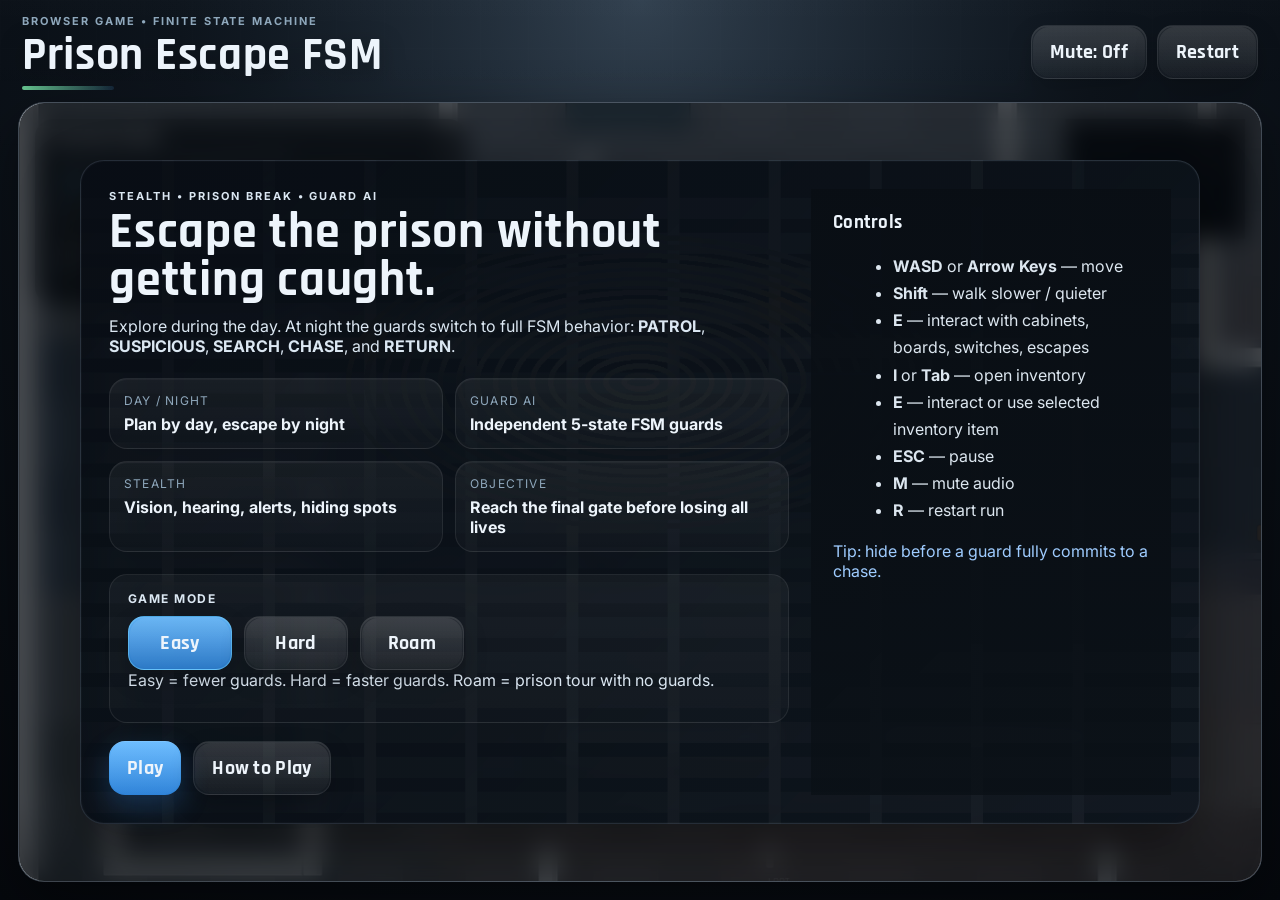
<file: PrisonEscapeFSM/index.html>
<!DOCTYPE html>
<html lang="en">
<head>
    <meta charset="UTF-8">
    <meta name="viewport" content="width=device-width, initial-scale=1.0">
    <title>Prison Escape FSM</title>
    <link rel="preconnect" href="https://fonts.googleapis.com">
    <link rel="preconnect" href="https://fonts.gstatic.com" crossorigin>
    <link href="https://fonts.googleapis.com/css2?family=Inter:wght@400;500;600;700;800&family=Rajdhani:wght@500;600;700&display=swap" rel="stylesheet">
    <link rel="stylesheet" href="css/style.css">
</head>
<body>
    <div class="app-shell">
        <div class="top-branding">
            <div>
                <p class="eyebrow">Browser Game • Finite State Machine</p>
                <h1>Prison Escape FSM</h1>
            </div>
            <div class="top-actions">
                <button id="muteButton" class="ui-button secondary" type="button">Mute: Off</button>
                <button id="restartButton" class="ui-button secondary" type="button">Restart</button>
            </div>
        </div>

        <div class="canvas-wrap">
            <canvas id="gameCanvas" width="1280" height="720" aria-label="Prison Escape Game Canvas"></canvas>

            <div id="menuOverlay" class="overlay visible">
                <div class="panel large-panel hero-panel">
                    <div class="hero-copy">
                        <p class="eyebrow">Stealth • Prison Break • Guard AI</p>
                        <h2>Escape the prison without getting caught.</h2>
                        <p>
                            Explore during the day. At night the guards switch to full FSM behavior:
                            <strong>PATROL</strong>, <strong>SUSPICIOUS</strong>, <strong>SEARCH</strong>,
                            <strong>CHASE</strong>, and <strong>RETURN</strong>.
                        </p>
                        <div class="feature-grid">
                            <div class="feature-card">
                                <span>Day / Night</span>
                                <strong>Plan by day, escape by night</strong>
                            </div>
                            <div class="feature-card">
                                <span>Guard AI</span>
                                <strong>Independent 5-state FSM guards</strong>
                            </div>
                            <div class="feature-card">
                                <span>Stealth</span>
                                <strong>Vision, hearing, alerts, hiding spots</strong>
                            </div>
                            <div class="feature-card">
                                <span>Objective</span>
                                <strong>Reach the final gate before losing all lives</strong>
                            </div>
                        </div>
                        <div class="mode-picker">
                            <p class="mode-label">Game Mode</p>
                            <div class="button-row">
                                <button id="easyModeButton" class="ui-button secondary mode-option active-mode" type="button">Easy</button>
                                <button id="hardModeButton" class="ui-button secondary mode-option" type="button">Hard</button>
                                <button id="roamModeButton" class="ui-button secondary mode-option" type="button">Roam</button>
                            </div>
                            <p class="hint">Easy = fewer guards. Hard = faster guards. Roam = prison tour with no guards.</p>
                        </div>
                        <div class="button-row">
                            <button id="playButton" class="ui-button primary" type="button">Play</button>
                            <button id="howToPlayButton" class="ui-button secondary" type="button">How to Play</button>
                        </div>
                    </div>
                    <div class="side-card">
                        <h3>Controls</h3>
                        <ul>
                            <li><strong>WASD</strong> or <strong>Arrow Keys</strong> — move</li>
                            <li><strong>Shift</strong> — walk slower / quieter</li>
                            <li><strong>E</strong> — interact with cabinets, boards, switches, escapes</li>
                            <li><strong>I</strong> or <strong>Tab</strong> — open inventory</li>
                            <li><strong>E</strong> — interact or use selected inventory item</li>
                            <li><strong>ESC</strong> — pause</li>
                            <li><strong>M</strong> — mute audio</li>
                            <li><strong>R</strong> — restart run</li>
                        </ul>
                        <p class="hint">Tip: hide before a guard fully commits to a chase.</p>
                    </div>
                </div>
            </div>

            <div id="pauseOverlay" class="overlay hidden">
                <div class="panel small-panel centered-panel">
                    <p class="eyebrow">Paused</p>
                    <h2>Break Time</h2>
                    <p>Press <strong>ESC</strong> to continue the escape attempt.</p>
                    <div class="button-row centered-row">
                        <button id="resumeButton" class="ui-button primary" type="button">Resume</button>
                        <button id="pauseRestartButton" class="ui-button secondary" type="button">Restart</button>
                    </div>
                </div>
            </div>

            <div id="howToPlayOverlay" class="overlay hidden">
                <div class="panel medium-panel centered-panel">
                    <p class="eyebrow">Mission Briefing</p>
                    <h2>How to play</h2>
                    <ol>
                        <li>Leave your cell during the <strong>day</strong> and learn the prison.</li>
                        <li>Watch where guards patrol and remember safe hiding spots.</li>
                        <li>You have <strong>5 days</strong> to escape. Each <strong>day</strong> and <strong>night</strong> lasts 60 seconds.</li>
                        <li>Search cabinets with <strong>E</strong> to find contraband like lockpicks, keycards, bottles, cutters, and disguises. Open the inventory with <strong>I</strong> to see item uses.</li>
                        <li>Two rooms are <strong>keycard-locked</strong>. The vent and vehicle routes now lead into separate chase maps.</li>
                        <li>Lose all 3 lives and the run ends. Reach the gate to win.</li>
                    </ol>
                    <div class="button-row centered-row">
                        <button id="closeHowToPlayButton" class="ui-button primary" type="button">Got it</button>
                    </div>
                </div>
            </div>
        </div>
    </div>

    <script src="js/fsm.js"></script>
    <script src="js/player.js"></script>
    <script src="js/enemy.js"></script>
    <script src="js/main.js"></script>
</body>
</html>
</file>
<file: PrisonEscapeFSM/css/style.css>
* {
    box-sizing: border-box;
}

:root {
    --bg-1: #05080d;
    --bg-2: #0b1219;
    --bg-3: #111b24;
    --panel: rgba(10, 16, 22, 0.8);
    --panel-strong: rgba(9, 14, 20, 0.92);
    --panel-border: rgba(177, 198, 220, 0.16);
    --text: #edf4fb;
    --muted: #8fa8bc;
    --accent: #58adff;
    --accent-2: #6fd39a;
    --danger: #ff7272;
    --warning: #ffd166;
    --shadow: 0 24px 60px rgba(0, 0, 0, 0.45);
}

html, body {
    margin: 0;
    min-height: 100%;
    color: var(--text);
    font-family: Inter, Segoe UI, Arial, sans-serif;
    background:
        radial-gradient(circle at top, rgba(33, 49, 65, 0.72) 0%, rgba(13, 20, 28, 0.94) 42%, #05080d 100%);
}

body {
    overflow: hidden;
}

body::before {
    content: "";
    position: fixed;
    inset: 0;
    pointer-events: none;
    background:
        linear-gradient(180deg, rgba(255,255,255,0.02), transparent 18%),
        repeating-linear-gradient(90deg, rgba(255,255,255,0.008) 0 1px, transparent 1px 48px),
        repeating-linear-gradient(180deg, rgba(255,255,255,0.006) 0 1px, transparent 1px 48px);
    opacity: 0.45;
}

.app-shell {
    position: relative;
    min-height: 100vh;
    display: flex;
    flex-direction: column;
    padding: 14px 18px 18px;
    gap: 12px;
}

.top-branding {
    display: flex;
    align-items: center;
    justify-content: space-between;
    gap: 16px;
    padding: 0 4px;
}

.eyebrow {
    margin: 0 0 6px;
    color: var(--muted);
    text-transform: uppercase;
    letter-spacing: 0.18em;
    font-size: 11px;
    font-weight: 700;
}

h1, h2, h3, p {
    margin-top: 0;
}

h1 {
    margin-bottom: 0;
    font-family: Rajdhani, Inter, sans-serif;
    font-size: 46px;
    line-height: 0.95;
    letter-spacing: 0.015em;
    text-shadow: 0 6px 24px rgba(0, 0, 0, 0.35);
}

h2, h3, .ui-button {
    font-family: Rajdhani, Inter, sans-serif;
    letter-spacing: 0.015em;
}

.canvas-wrap {
    position: relative;
    flex: 1;
    min-height: 0;
    border-radius: 26px;
    overflow: hidden;
    border: 1px solid rgba(179, 198, 220, 0.14);
    box-shadow: var(--shadow), inset 0 1px 0 rgba(255,255,255,0.04);
    background:
        linear-gradient(180deg, rgba(120, 132, 147, 0.4), rgba(58, 67, 79, 0.74)),
        linear-gradient(135deg, rgba(9,14,20,0.25), rgba(255,255,255,0.02));
}

.canvas-wrap::before {
    content: "";
    position: absolute;
    inset: 0;
    pointer-events: none;
    background: linear-gradient(180deg, rgba(255,255,255,0.05), transparent 10%, transparent 90%, rgba(0,0,0,0.18));
    z-index: 1;
}

canvas {
    display: block;
    width: 100%;
    height: 100%;
    background: linear-gradient(180deg, #6d7782 0%, #46515d 100%);
}

.overlay {
    position: absolute;
    inset: 0;
    display: flex;
    align-items: center;
    justify-content: center;
    background: rgba(5, 8, 12, 0.68);
    backdrop-filter: blur(12px) saturate(1.15);
    z-index: 5;
}

.overlay.hidden {
    display: none;
}

.panel {
    border-radius: 24px;
    border: 1px solid var(--panel-border);
    background: linear-gradient(180deg, rgba(12,19,26,0.94), rgba(10,15,21,0.86));
    box-shadow: var(--shadow), 0 0 0 1px rgba(255,255,255,0.02) inset;
}

.hero-panel {
    width: min(1120px, calc(100% - 40px));
    display: grid;
    grid-template-columns: 1.7fr 0.9fr;
    gap: 22px;
    padding: 28px;
    background:
        linear-gradient(135deg, rgba(8, 13, 20, 0.94), rgba(13, 21, 29, 0.82)),
        url('../assets/images/menu_bg.png') center/cover;
}

.large-panel h2 {
    font-size: 50px;
    line-height: 0.95;
    margin-bottom: 12px;
}

.hero-copy p {
    max-width: 60ch;
    color: #dbe7f2;
}

.side-card,
.medium-panel,
.small-panel {
    background: linear-gradient(180deg, rgba(9, 14, 20, 0.94), rgba(10, 16, 22, 0.82));
    padding: 22px;
}

.side-card ul,
.medium-panel ol {
    margin: 0 0 16px 20px;
    color: #dce6ef;
    line-height: 1.7;
}

.feature-grid {
    margin: 22px 0;
    display: grid;
    grid-template-columns: repeat(2, minmax(0, 1fr));
    gap: 12px;
}

.feature-card {
    padding: 14px;
    border-radius: 18px;
    background: linear-gradient(180deg, rgba(255, 255, 255, 0.055), rgba(255,255,255,0.025));
    border: 1px solid rgba(255, 255, 255, 0.08);
    box-shadow: inset 0 1px 0 rgba(255,255,255,0.04);
}

.feature-card span {
    display: block;
    color: var(--muted);
    font-size: 12px;
    text-transform: uppercase;
    letter-spacing: 0.1em;
    margin-bottom: 6px;
}

.button-row {
    display: flex;
    flex-wrap: wrap;
    gap: 12px;
}

.centered-row {
    justify-content: center;
}

.ui-button {
    position: relative;
    border: 0;
    border-radius: 16px;
    padding: 13px 18px;
    font-size: 20px;
    font-weight: 700;
    color: var(--text);
    cursor: pointer;
    transition: transform 140ms ease, opacity 140ms ease, filter 140ms ease, border-color 140ms ease;
    box-shadow: 0 10px 24px rgba(0,0,0,0.2), inset 0 1px 0 rgba(255,255,255,0.08);
}

.ui-button:hover {
    transform: translateY(-1px);
    filter: brightness(1.05);
}

.ui-button:active {
    transform: translateY(1px);
}

.ui-button.primary {
    background: linear-gradient(180deg, #62b8ff, #2d82d8);
}

.ui-button.secondary {
    background: linear-gradient(180deg, rgba(255,255,255,0.09), rgba(255,255,255,0.04));
    border: 1px solid rgba(255,255,255,0.08);
}

.top-actions {
    display: flex;
    gap: 10px;
}

.centered-panel {
    width: min(640px, calc(100% - 30px));
}

.hint {
    color: #9fccff;
}

@media (max-width: 960px) {
    .hero-panel {
        grid-template-columns: 1fr;
    }

    .large-panel h2 {
        font-size: 38px;
    }

    .feature-grid {
        grid-template-columns: 1fr;
    }

    h1 {
        font-size: 34px;
    }
}


.top-branding h1 {
    position: relative;
}

.top-branding h1::after {
    content: '';
    display: block;
    width: 92px;
    height: 4px;
    margin-top: 8px;
    border-radius: 999px;
    background: linear-gradient(90deg, rgba(111, 211, 154, 0.95), rgba(88, 173, 255, 0.15));
}

.ui-button {
    overflow: hidden;
}

.ui-button::before {
    content: '';
    position: absolute;
    inset: 1px;
    border-radius: inherit;
    background: linear-gradient(180deg, rgba(255,255,255,0.12), rgba(255,255,255,0.02));
    opacity: 0.65;
    pointer-events: none;
}

.ui-button.primary {
    box-shadow: 0 12px 28px rgba(45,130,216,0.28), inset 0 1px 0 rgba(255,255,255,0.16);
}

.canvas-wrap {
    background:
        linear-gradient(180deg, rgba(141, 150, 160, 0.28), rgba(64, 72, 82, 0.78)),
        radial-gradient(circle at top, rgba(120, 140, 160, 0.18), transparent 55%);
}

.canvas-wrap::after {
    content: '';
    position: absolute;
    inset: 0;
    pointer-events: none;
    background: radial-gradient(circle at center, transparent 56%, rgba(0,0,0,0.16) 100%);
    z-index: 1;
}


.mode-picker {
    margin: 0 0 18px;
    padding: 16px 18px;
    border-radius: 18px;
    background: linear-gradient(180deg, rgba(255,255,255,0.045), rgba(255,255,255,0.02));
    border: 1px solid rgba(255,255,255,0.08);
}

.mode-label {
    margin: 0 0 10px;
    color: var(--muted);
    text-transform: uppercase;
    letter-spacing: 0.12em;
    font-size: 12px;
    font-weight: 700;
}

.mode-option {
    min-width: 104px;
}

.mode-option.active-mode {
    background: linear-gradient(180deg, rgba(98,184,255,0.95), rgba(45,130,216,0.9));
    border: 1px solid rgba(114, 214, 255, 0.5);
}
</file>
